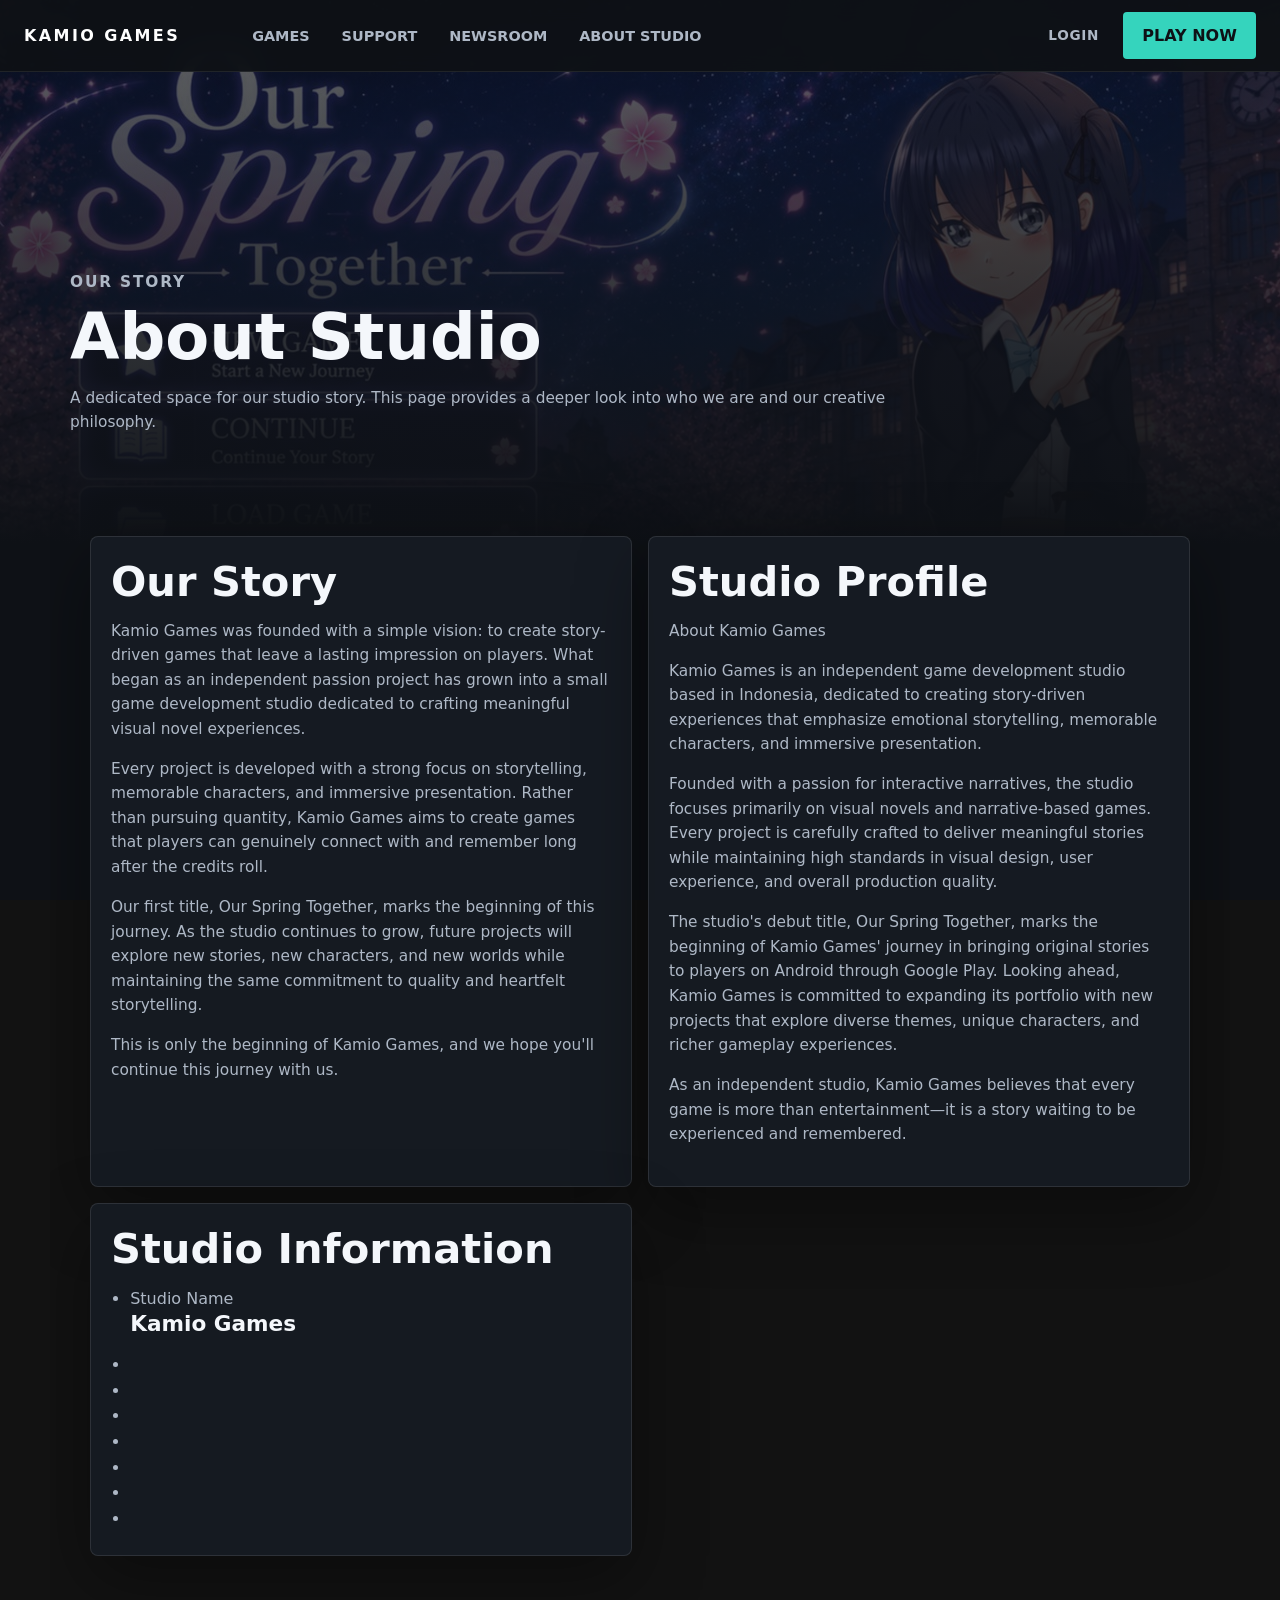
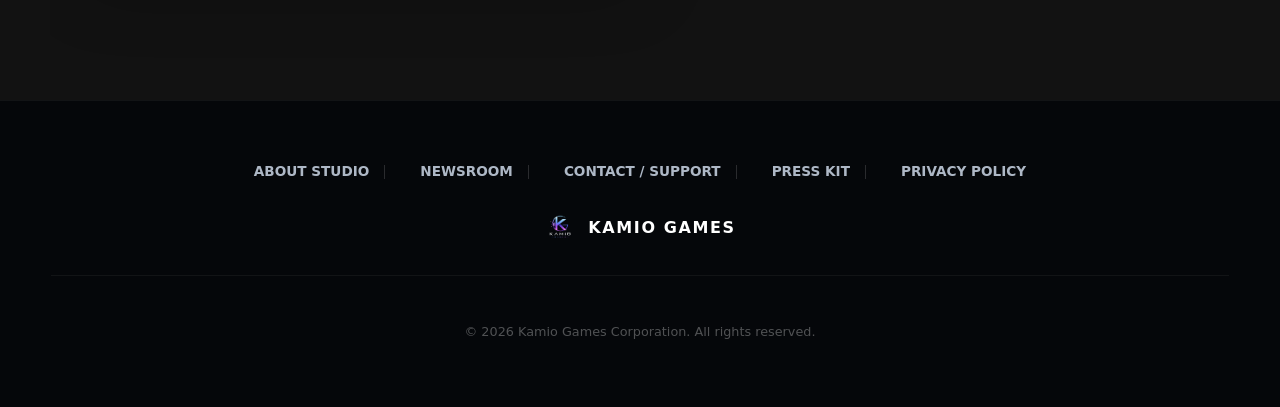
<file: Frontend/about.html>
<!doctype html>
<html lang="en">
  <head>
    <meta charset="UTF-8" />
    <meta name="viewport" content="width=device-width, initial-scale=1.0" />
    <title>About Studio - Kamio Games</title>
    <link rel="stylesheet" href="styles.css?v=4" />
    <link rel="icon" type="image/png" href="Asset/Kamio-games-logo.png" />
  </head>
  <body>
    <div id="header-placeholder"></div>

    <main class="inner-page">
      <section class="page-hero section-label" data-point="A">
        <p class="eyebrow">Our Story</p>
        <h1>About Studio</h1>
        <p>
          A dedicated space for our studio story. This page provides a deeper
          look into who we are and our creative philosophy.
        </p>
      </section>

      <section class="content-grid">
        <article class="content-panel">
          <h2>Our Story</h2>
          <p>
           Kamio Games was founded with a simple vision: to create story-driven games that leave a lasting impression on players. What began as an independent passion project has grown into a small game development studio dedicated to crafting meaningful visual novel experiences.
          </p>
          <p>
           Every project is developed with a strong focus on storytelling, memorable characters, and immersive presentation. Rather than pursuing quantity, Kamio Games aims to create games that players can genuinely connect with and remember long after the credits roll.
          </p>
          <p>
           Our first title, Our Spring Together, marks the beginning of this journey. As the studio continues to grow, future projects will explore new stories, new characters, and new worlds while maintaining the same commitment to quality and heartfelt storytelling.
          </p>
          <p>
           This is only the beginning of Kamio Games, and we hope you'll continue this journey with us.
          </p>
        </article>
        <article class="content-panel">
          <h2>Studio Profile</h2>
          <p>
          About Kamio Games
          </p>
          <p>
          Kamio Games is an independent game development studio based in Indonesia, dedicated to creating story-driven experiences that emphasize emotional storytelling, memorable characters, and immersive presentation.
          </p>
          <p>
          Founded with a passion for interactive narratives, the studio focuses primarily on visual novels and narrative-based games. Every project is carefully crafted to deliver meaningful stories while maintaining high standards in visual design, user experience, and overall production quality.
          </p>
          <p>
          The studio's debut title, Our Spring Together, marks the beginning of Kamio Games' journey in bringing original stories to players on Android through Google Play. Looking ahead, Kamio Games is committed to expanding its portfolio with new projects that explore diverse themes, unique characters, and richer gameplay experiences.
          </p>
          <p>
          As an independent studio, Kamio Games believes that every game is more than entertainment—it is a story waiting to be experienced and remembered.
          </p>
        </article>
        <article class="content-panel">
          <h2>Studio Information</h2>
          <ul>
            <li>
              Studio Name
            </li>
            <h3>Kamio Games</h3>
          </ul>
          <ul>
            <li>

            </li>
          </ul>
          <ul>
            <li>

            </li>
          </ul>
          <ul>
            <li>

            </li>
          </ul>
          <ul>
            <li>

            </li>
          </ul>
          <ul>
            <li>

            </li>
          </ul>
          <ul>
            <li>

            </li>
          </ul>
          <ul>
            <li>

            </li>
          </ul>
        </article>
      </section>
    </main>

    <footer class="site-footer portal-footer">
      <div class="footer-top-nexon">
        <div class="footer-brand-nexon">
          <img
            class="footer-logo"
            src="Asset/Kamio-games-logo.png"
            alt="Kamio Games"
          />
          <span>KAMIO GAMES</span>
        </div>
        <nav class="footer-links-nexon" aria-label="Footer navigation">
          <a href="about.html">About Studio</a>
          <a href="devlog.html">Newsroom</a>
          <a href="contact.html">Contact / Support</a>
          <a href="press-kit.html">Press Kit</a>
          <a href="privacy.html">Privacy Policy</a>
        </nav>
      </div>
      <div class="footer-bottom-nexon">
        <p>&copy; 2026 Kamio Games Corporation. All rights reserved.</p>
      </div>
    </footer>
    <script src="popup.js"></script>
    <script src="portal.js"></script>
  </body>
</html>
</file>
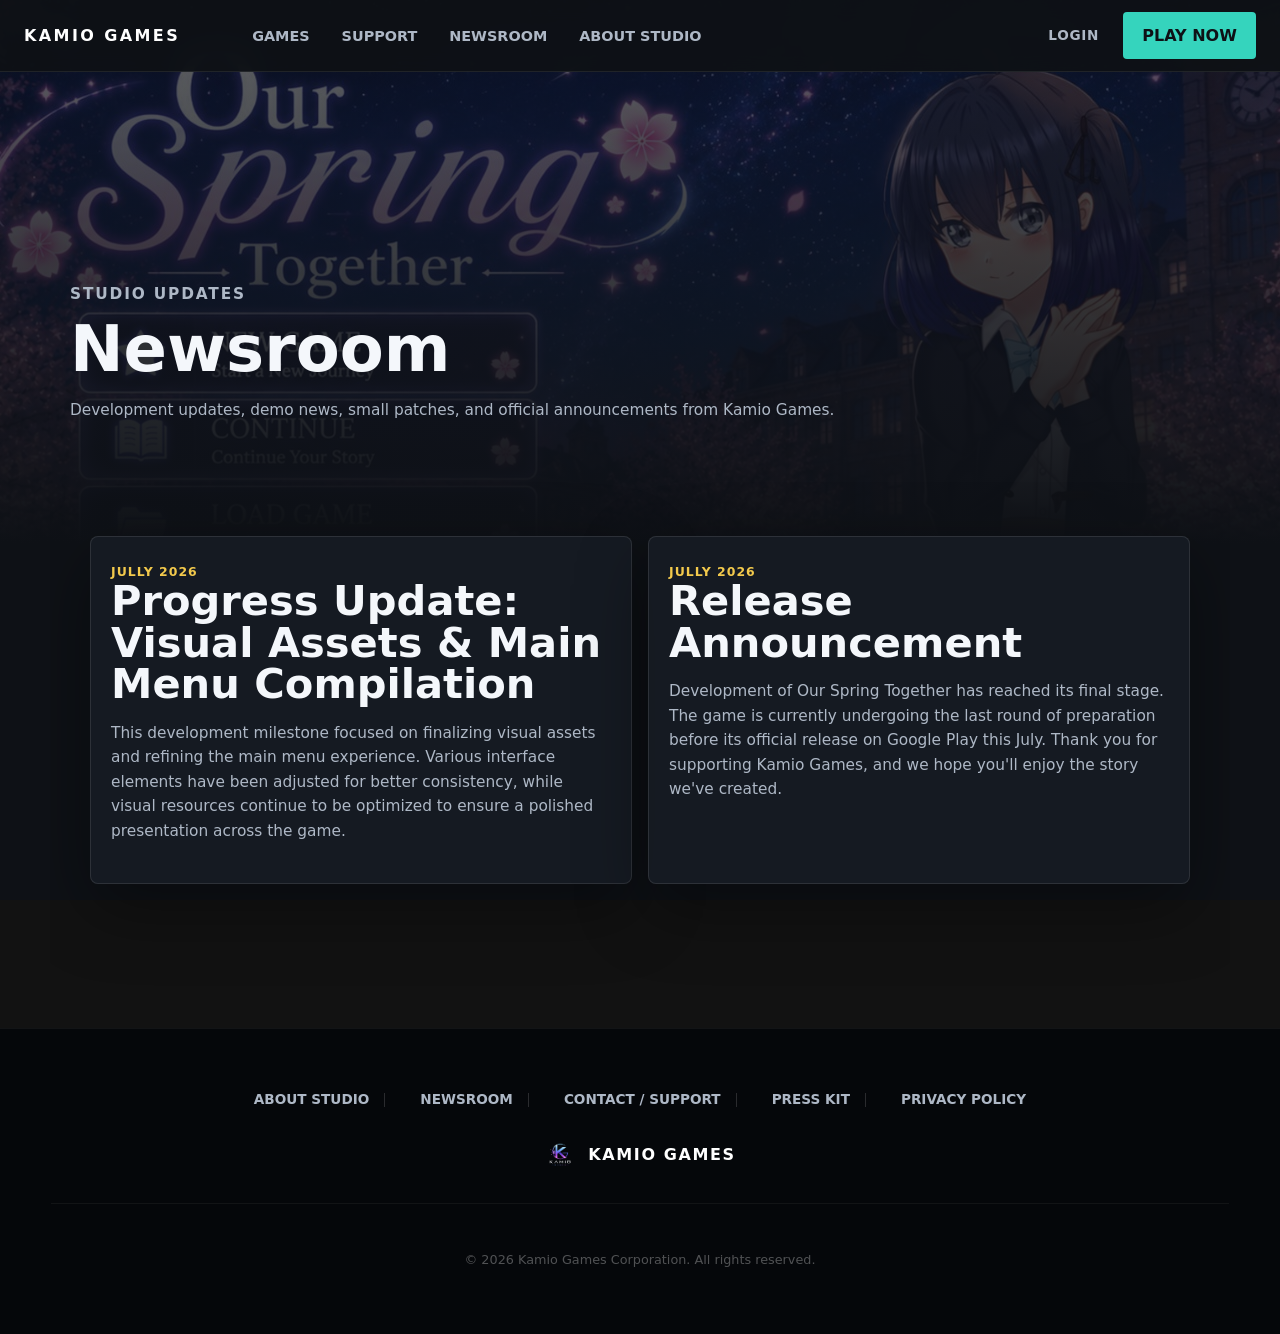
<file: Frontend/devlog.html>
<!doctype html>
<html lang="en">
  <head>
    <meta charset="UTF-8" />
    <meta name="viewport" content="width=device-width, initial-scale=1.0" />
    <title>Devlog - Kamio Games</title>
    <link rel="stylesheet" href="styles.css?v=3" />
    <link rel="icon" type="image/png" href="Asset/Kamio-games-logo.png" />
  </head>
  <body>
    <div id="header-placeholder"></div>

    <main class="inner-page">
      <section class="page-hero section-label" data-point="B">
        <p class="eyebrow">Studio Updates</p>
        <h1>Newsroom</h1>
        <p>
          Development updates, demo news, small patches, and official
          announcements from Kamio Games.
        </p>
      </section>

      <section class="post-list content-grid">
        <article class="content-panel">
          <span class="eyebrow">Jully 2026</span>
          <h2>Progress Update: Visual Assets & Main Menu Compilation</h2>
          <p>
            This development milestone focused on finalizing visual assets and refining the main menu experience. Various interface elements have been adjusted for better consistency, while visual resources continue to be optimized to ensure a polished presentation across the game.
          </p>
        </article>

        <article class="content-panel">
          <span class="eyebrow">Jully 2026</span>
          <h2>Release Announcement</h2>
          <p>
            Development of Our Spring Together has reached its final stage. The game is currently undergoing the last round of preparation before its official release on Google Play this July. Thank you for supporting Kamio Games, and we hope you'll enjoy the story we've created.
          </p>
        </article>
      </section>
    </main>

    <footer class="site-footer portal-footer">
      <div class="footer-top-nexon">
        <div class="footer-brand-nexon">
          <img
            class="footer-logo"
            src="Asset/Kamio-games-logo.png"
            alt="Kamio Games"
          />
          <span>KAMIO GAMES</span>
        </div>
        <nav class="footer-links-nexon" aria-label="Footer navigation">
          <a href="about.html">About Studio</a>
          <a href="devlog.html">Newsroom</a>
          <a href="contact.html">Contact / Support</a>
          <a href="press-kit.html">Press Kit</a>
          <a href="privacy.html">Privacy Policy</a>
        </nav>
      </div>
      <div class="footer-bottom-nexon">
        <p>&copy; 2026 Kamio Games Corporation. All rights reserved.</p>
      </div>
    </footer>
    <script src="popup.js"></script>
    <script src="portal.js"></script>
  </body>
</html>
</file>
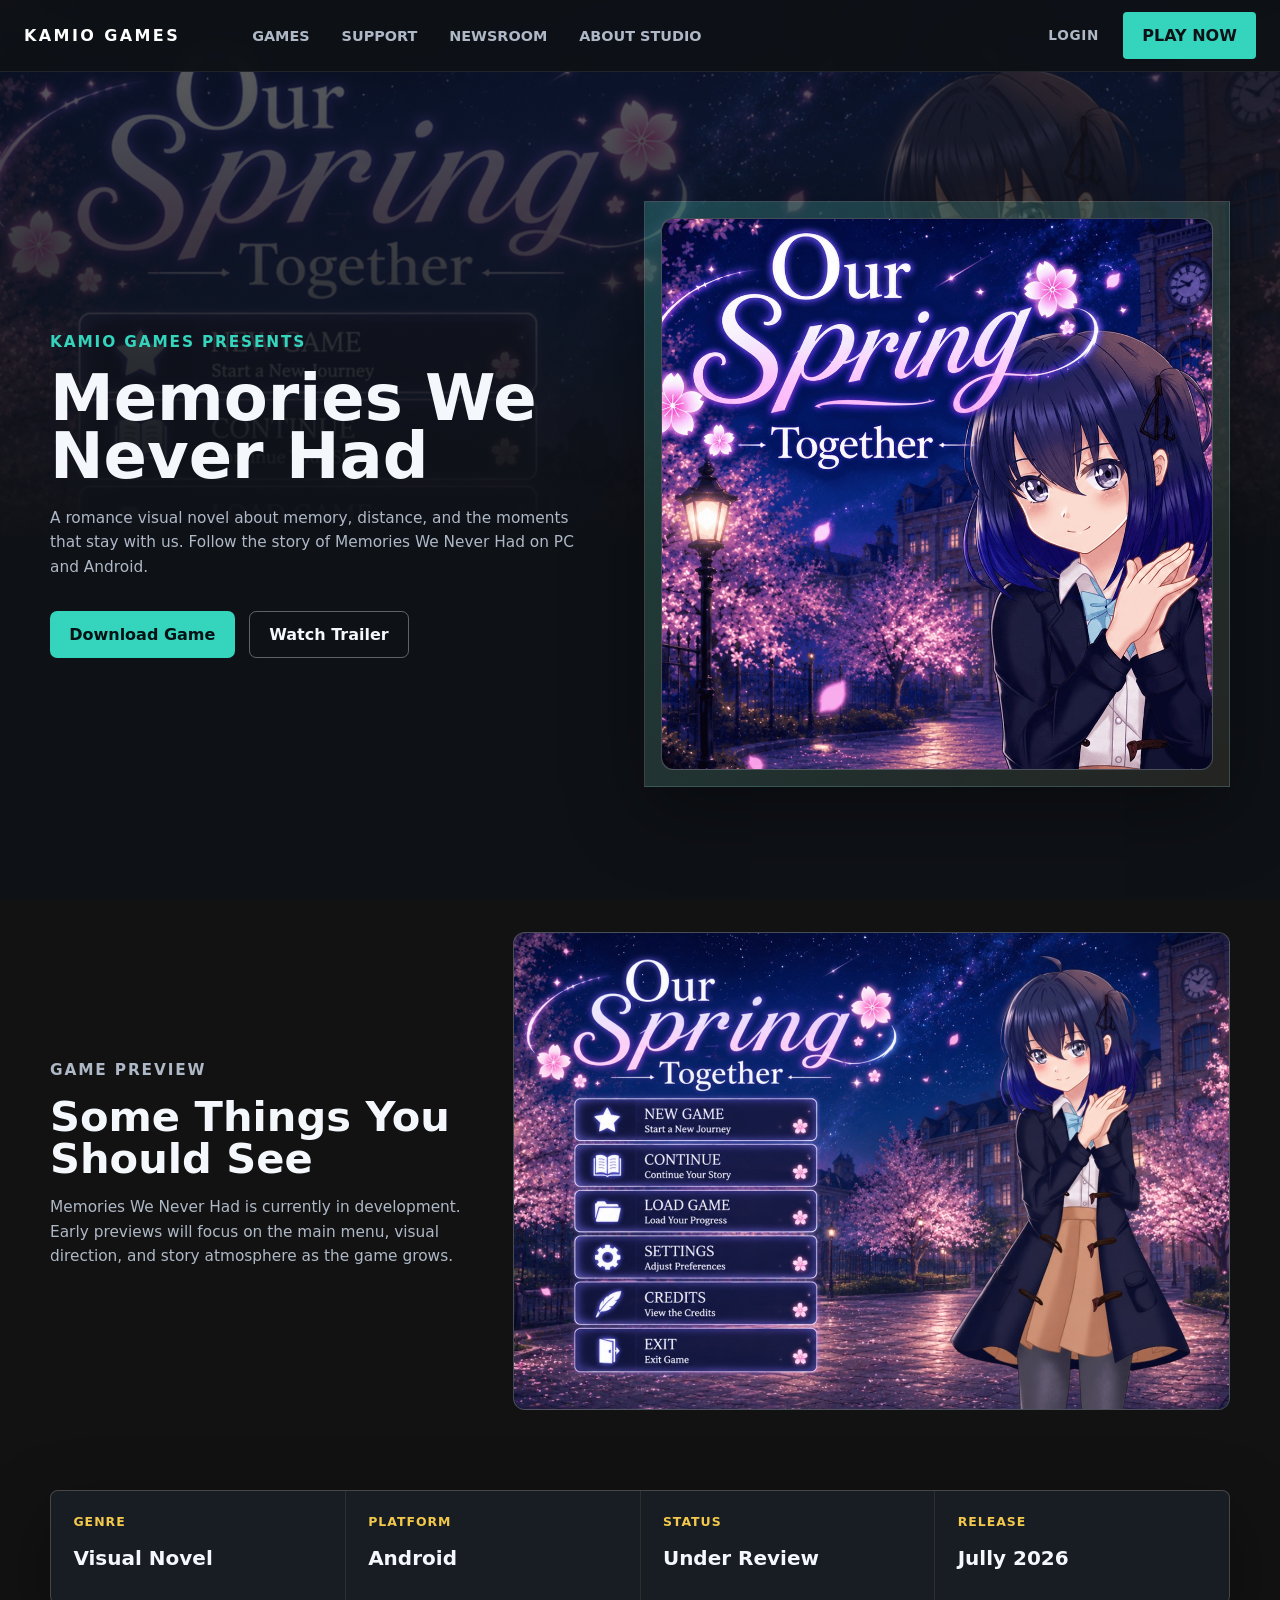
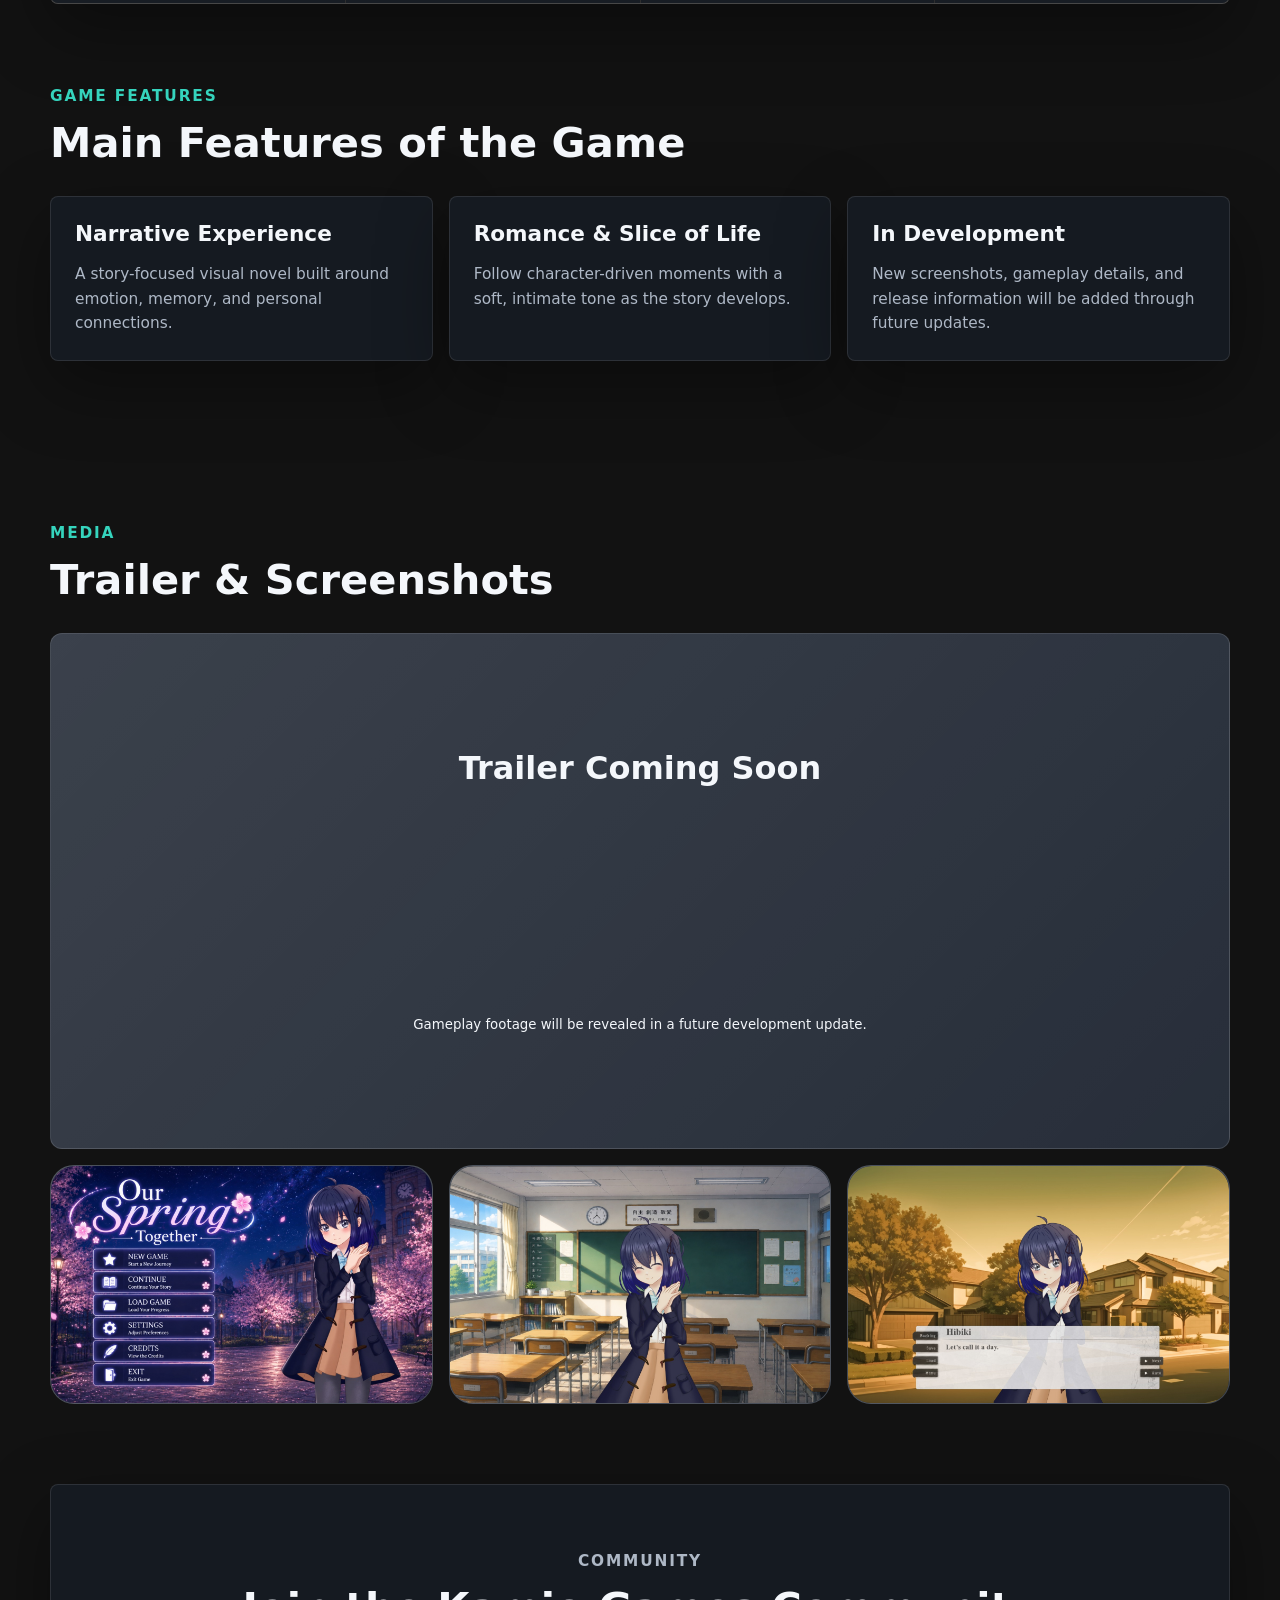
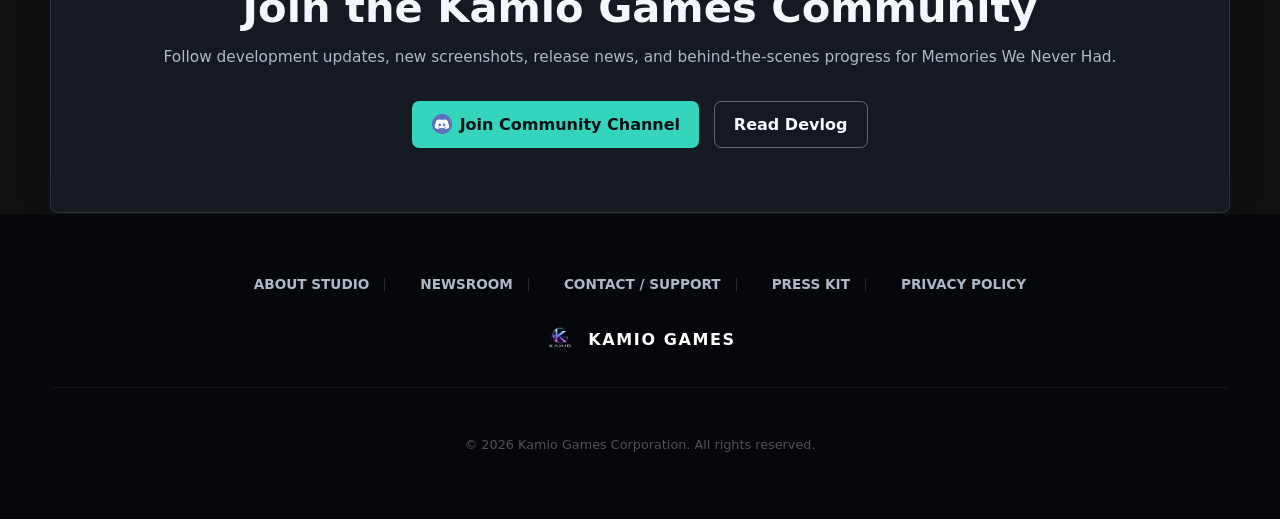
<file: Frontend/mwh.html>
<!doctype html>
<html lang="en">
  <head>
    <meta charset="UTF-8" />
    <meta name="viewport" content="width=device-width, initial-scale=1.0" />
    <title>Kamio Games - Memories We Never Had</title>
    <link rel="stylesheet" href="styles.css?v=3" />
    <link rel="icon" type="image/png" href="Asset/Kamio-games-logo.png" />
  </head>
  <body>
    <div id="header-placeholder"></div>

    <main>
      <section class="hero section-label" data-point="1">
        <div class="hero-copy">
          <p class="eyebrow">Kamio Games Presents</p>
          <h1>Memories We Never Had</h1>
          <p class="hero-text">
            A romance visual novel about memory, distance, and the moments that
            stay with us. Follow the story of Memories We Never Had on PC and
            Android.
          </p>
          <div class="hero-actions">
            <a class="primary-button" href="download.html">Download Game</a>
            <a class="secondary-button" href="#trailer">Watch Trailer</a>
          </div>
        </div>

        <div class="hero-art" aria-label="Our Spring Together key art">
          <div class="art-frame">
            <img src="Asset/icon-new.jpeg" alt="Our Spring Together Key Art" class="frame-image" />
          </div>
        </div>
      </section>

      <section class="preview-section section-label" data-point="2">
        <div class="preview-copy">
          <p class="eyebrow">Game preview</p>
          <h2>Some Things You Should See</h2>
          <p>
            Memories We Never Had is currently in development. Early previews
            will focus on the main menu, visual direction, and story atmosphere
            as the game grows.
          </p>
        </div>
        <div class="preview-window image-preview">
          <img
            src="Asset/s1.jpeg"
            alt="Main Menu"
            class="lightbox-img"
          />
        </div>
      </section>

      <section class="game-strip section-label" data-point="3">
        <article>
          <span>Genre</span>
          <strong>Visual Novel</strong>
        </article>
        <article>
          <span>Platform</span>
          <strong>Android</strong>
        </article>
        <article>
          <span>Status</span>
          <strong>Under Review</strong>
        </article>
        <article>
          <span>Release</span>
          <strong>Jully 2026</strong>
        </article>
      </section>

      <section class="game-overview section-label" data-point="4">
        <div class="section-heading">
          <p class="eyebrow">Game Features</p>
          <h2>Main Features of the Game</h2>
        </div>
        <div class="feature-cards">
          <article>
            <h3>Narrative Experience</h3>
            <p>
              A story-focused visual novel built around emotion, memory, and
              personal connections.
            </p>
          </article>
          <article>
            <h3>Romance & Slice of Life</h3>
            <p>
              Follow character-driven moments with a soft, intimate tone as the
              story develops.
            </p>
          </article>
          <article>
            <h3>In Development</h3>
            <p>
              New screenshots, gameplay details, and release information will be
              added through future updates.
            </p>
          </article>
        </div>
      </section>

      <section class="media-section section-label" data-point="5">
        <div class="section-heading">
          <p class="eyebrow">Media</p>
          <h2>Trailer & Screenshots</h2>
        </div>
        <div id="trailer" class="trailer-card">
          <span>Trailer Coming Soon</span>
          <small
            >Gameplay footage will be revealed in a future development
            update.</small
          >
        </div>
        <div class="screenshot-row">
          <div>
            <img
              src="Asset/s1.jpeg"
              alt="Main Menu"
              class="lightbox-img"
            />
            />
          </div>
          <div>
             <img
              src="Asset/s2.jpeg"
              alt="Visual Alur"
              class="lightbox-img"
              >
          </div>
          <div>
             <img
              src="Asset/s3.jpeg"
              alt="Visual Alur"
              class="lightbox-img"
              >
          </div>
        </div>
      </section>

      <section id="download" class="final-cta section-label" data-point="6">
        <p class="eyebrow">Community</p>
        <h2>Join the Kamio Games Community</h2>
        <p>
          Follow development updates, new screenshots, release news, and
          behind-the-scenes progress for Memories We Never Had.
        </p>

        <div class="hero-actions">
          <a
            class="primary-button"
            href="https://whatsapp.com/channel/0029Vb9AA6ClyPtbNqarS90K"
            target="_blank"
            rel="noreferrer"
            style="display: inline-flex; align-items: center; gap: 0.5rem"
          >
            <img
              src="Asset/discord.png"
              alt="Community"
              style="height: 1.25rem; width: auto"
            />
            <span>Join Community Channel</span>
          </a>
          <a class="secondary-button" href="devlog.html">Read Devlog</a>
        </div>
      </section>
    </main>

    <footer class="site-footer portal-footer section-label" data-point="7">
      <div class="footer-top-nexon">
        <div class="footer-brand-nexon">
          <img
            class="footer-logo"
            src="Asset/Kamio-games-logo.png"
            alt="Kamio Games"
          />
          <span>KAMIO GAMES</span>
        </div>
        <nav class="footer-links-nexon" aria-label="Footer navigation">
          <a href="about.html">About Studio</a>
          <a href="devlog.html">Newsroom</a>
          <a href="contact.html">Contact / Support</a>
          <a href="press-kit.html">Press Kit</a>
          <a href="privacy.html">Privacy Policy</a>
        </nav>
      </div>
      <div class="footer-bottom-nexon">
        <p>&copy; 2026 Kamio Games Corporation. All rights reserved.</p>
      </div>
    </footer>
    <script src="lightbox.js"></script>
    <script src="popup.js"></script>
    <script src="portal.js"></script>
  </body>
</html>
</file>
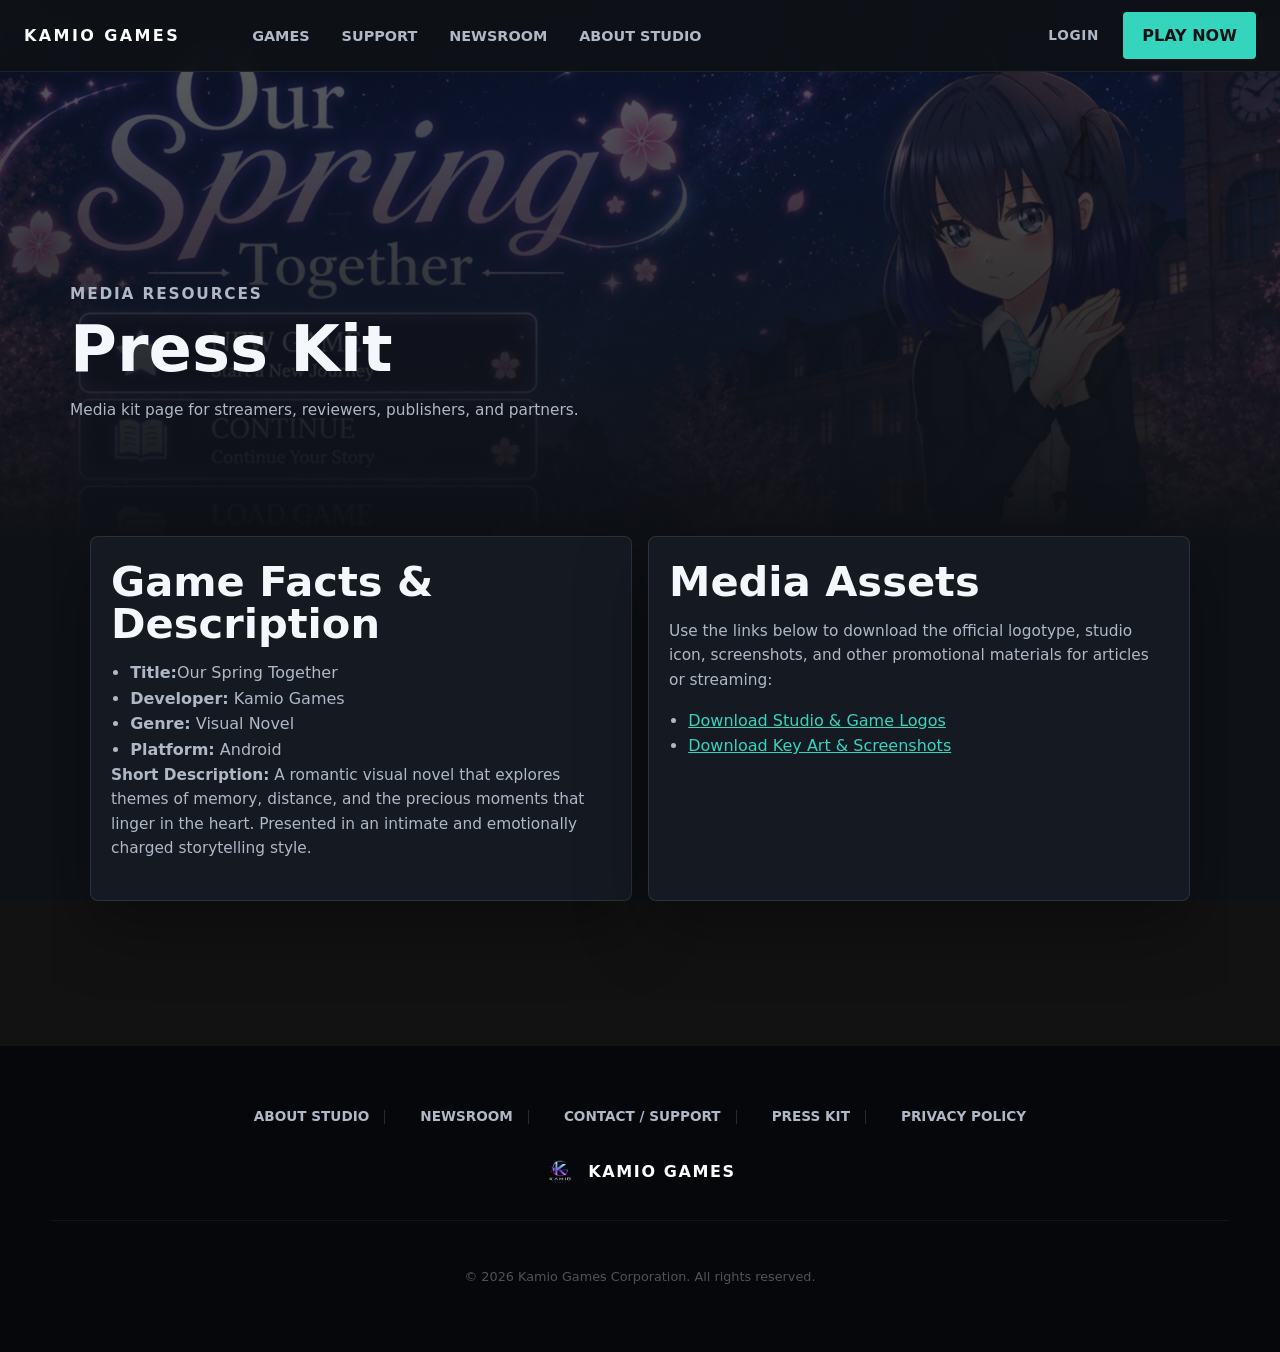
<file: Frontend/press-kit.html>
<!doctype html>
<html lang="en">
  <head>
    <meta charset="UTF-8" />
    <meta name="viewport" content="width=device-width, initial-scale=1.0" />
    <title>Press Kit - Kamio Games</title>
    <link rel="stylesheet" href="styles.css?v=3" />
    <link rel="icon" type="image/png" href="Asset/Kamio-games-logo.png" />
  </head>
  <body>
    <div id="header-placeholder"></div>

    <main class="inner-page">
      <section class="page-hero section-label" data-point="D">
        <p class="eyebrow">Media Resources</p>
        <h1>Press Kit</h1>
        <p>
          Media kit page for streamers, reviewers, publishers, and partners.
        </p>
      </section>

      <section class="content-grid">
        <article class="content-panel">
          <h2>Game Facts & Description</h2>
          <ul>
            <li><strong>Title:</strong>Our Spring Together</li>
            <li><strong>Developer:</strong> Kamio Games</li>
            <li>
              <strong>Genre:</strong> Visual Novel
            </li>
            <li><strong>Platform:</strong> Android</li>
          </ul>
          <p>
            <strong>Short Description:</strong> A romantic visual novel that
            explores themes of memory, distance, and the precious moments that
            linger in the heart. Presented in an intimate and emotionally
            charged storytelling style.
          </p>
        </article>
        <article class="content-panel">
          <h2>Media Assets</h2>
          <p>
            Use the links below to download the official logotype, studio icon,
            screenshots, and other promotional materials for articles or
            streaming:
          </p>
          <ul>
            <li>
              <a
                href="Asset/Kamio-games-logo.png"
                target="_blank"
                class="accent-link"
                >Download Studio & Game Logos</a
              >
            </li>
            <li>
              <a href="Asset/main-menu.jpeg" target="_blank" class="accent-link"
                >Download Key Art & Screenshots</a
              >
            </li>
          </ul>
        </article>
      </section>
    </main>

    <footer class="site-footer portal-footer">
      <div class="footer-top-nexon">
        <div class="footer-brand-nexon">
          <img
            class="footer-logo"
            src="Asset/Kamio-games-logo.png"
            alt="Kamio Games"
          />
          <span>KAMIO GAMES</span>
        </div>
        <nav class="footer-links-nexon" aria-label="Footer navigation">
          <a href="about.html">About Studio</a>
          <a href="devlog.html">Newsroom</a>
          <a href="contact.html">Contact / Support</a>
          <a href="press-kit.html">Press Kit</a>
          <a href="privacy.html">Privacy Policy</a>
        </nav>
      </div>
      <div class="footer-bottom-nexon">
        <p>&copy; 2026 Kamio Games Corporation. All rights reserved.</p>
      </div>
    </footer>
    <script src="popup.js"></script>
    <script src="portal.js"></script>
  </body>
</html>
</file>
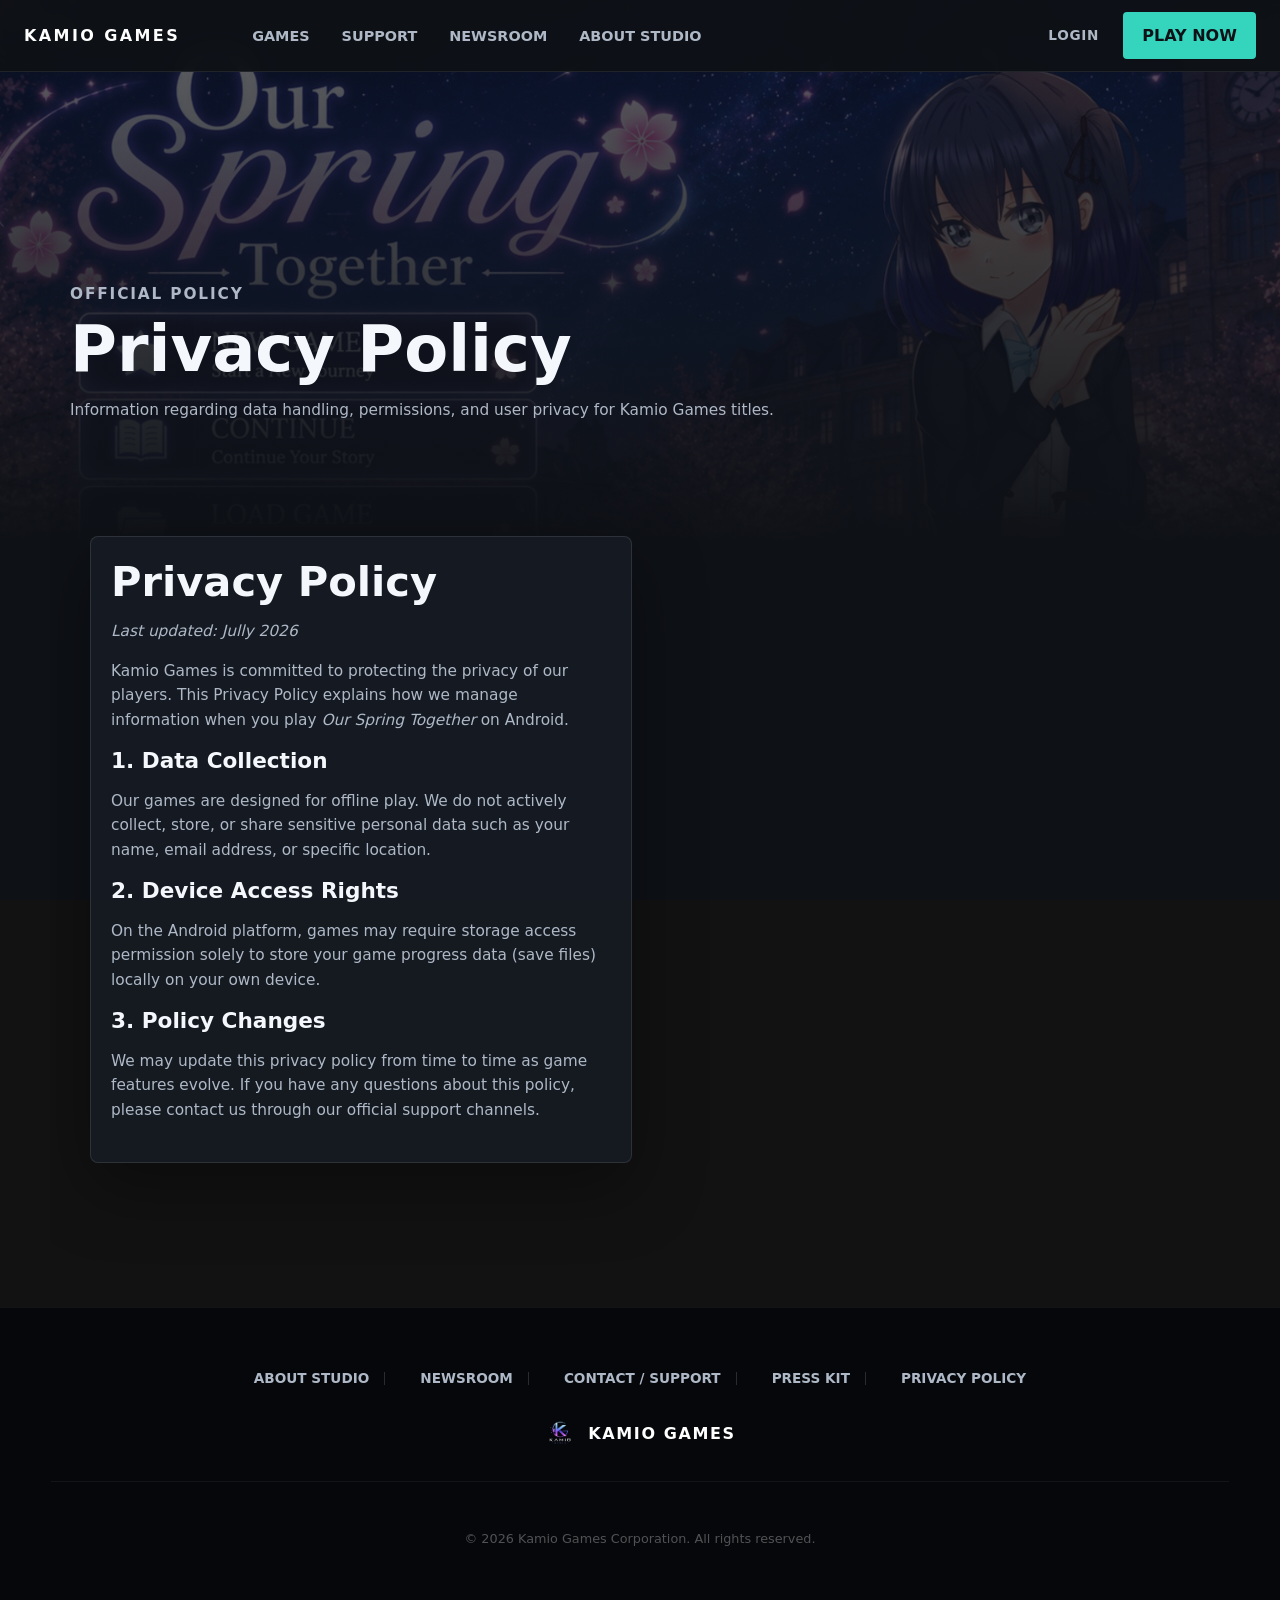
<file: Frontend/privacy.html>
<!doctype html>
<html lang="en">
  <head>
    <meta charset="UTF-8" />
    <meta name="viewport" content="width=device-width, initial-scale=1.0" />
    <title>Privacy Policy - Kamio Games</title>
    <link rel="stylesheet" href="styles.css?v=3" />
    <link rel="icon" type="image/png" href="Asset/Kamio-games-logo.png" />
  </head>
  <body>
    <div id="header-placeholder"></div>

    <main class="inner-page">
      <section class="page-hero section-label" data-point="E">
        <p class="eyebrow">Official Policy</p>
        <h1>Privacy Policy</h1>
        <p>
          Information regarding data handling, permissions, and user privacy for
          Kamio Games titles.
        </p>
      </section>

      <section class="content-grid">
        <article class="content-panel legal-copy">
          <h2>Privacy Policy</h2>
          <p><em>Last updated: Jully 2026</em></p>
          <p>
            Kamio Games is committed to protecting the privacy of our players.
            This Privacy Policy explains how we manage information when you play
            <em>Our Spring Together</em> on Android.
          </p>

          <h3>1. Data Collection</h3>
          <p>
            Our games are designed for offline play. We do not actively collect,
            store, or share sensitive personal data such as your name, email
            address, or specific location.
          </p>
          <h3>2. Device Access Rights</h3>
          <p>
            On the Android platform, games may require storage access permission
            solely to store your game progress data (save files) locally on your
            own device.
          </p>
          <h3>3. Policy Changes</h3>
          <p>
            We may update this privacy policy from time to time as game features
            evolve. If you have any questions about this policy, please contact
            us through our official support channels.
          </p>
        </article>
      </section>
    </main>

    <footer class="site-footer portal-footer">
      <div class="footer-top-nexon">
        <div class="footer-brand-nexon">
          <img
            class="footer-logo"
            src="Asset/Kamio-games-logo.png"
            alt="Kamio Games"
          />
          <span>KAMIO GAMES</span>
        </div>
        <nav class="footer-links-nexon" aria-label="Footer navigation">
          <a href="about.html">About Studio</a>
          <a href="devlog.html">Newsroom</a>
          <a href="contact.html">Contact / Support</a>
          <a href="press-kit.html">Press Kit</a>
          <a href="privacy.html">Privacy Policy</a>
        </nav>
      </div>
      <div class="footer-bottom-nexon">
        <p>&copy; 2026 Kamio Games Corporation. All rights reserved.</p>
      </div>
    </footer>
    <script src="popup.js"></script>
    <script src="portal.js"></script>
  </body>
</html>
</file>
<file: Frontend/styles.css>
:root {
  color-scheme: dark;
  --bg: #0e1116;
  --bg-soft: #171c24;
  --bg-panel: #202733;
  --line: #343d4c;
  --text: #f4f7fb;
  --muted: #aeb8c6;
  --accent: #35d4bd;
  --accent-2: #f2c94c;
  --danger: #ff647c;
  --shadow: 0 24px 70px rgba(0, 0, 0, 0.36);
  --pad: clamp(1rem, 4vw, 4rem);
}

* {
  box-sizing: border-box;
}

html {
  scroll-behavior: smooth;
}

body {
  margin: 0;
  background:
    linear-gradient(180deg, rgba(14, 17, 22, 0.65), #0e1116 34rem),
    url("Asset/s1.jpeg");
  background-attachment: fixed;
  background-position: center top;
  background-size: cover;
  color: var(--text);
  font-family:
    Inter,
    ui-sans-serif,
    system-ui,
    -apple-system,
    BlinkMacSystemFont,
    "Segoe UI",
    sans-serif;
}

a {
  color: inherit;
  text-decoration: none;
}

.site-header {
  display: flex;
  align-items: center;
  gap: 2.5rem;
  padding: 0 2rem;
  height: 4.5rem;
  background: rgba(14, 17, 22, 0.95);
  border-bottom: 1px solid rgba(255, 255, 255, 0.08);
  position: sticky;
  top: 0;
  z-index: 100;
}

.brand {
  display: flex;
  align-items: center;
  gap: 0.7rem;
  font-weight: 800;
}

.brand-mark {
  display: grid;
  width: 2rem;
  height: 2rem;
  place-items: center;
  background: linear-gradient(135deg, var(--accent), #3868ff);
  border-radius: 0.4rem;
  color: #081015;
  font-weight: 900;
}

.main-nav,
.site-footer nav {
  display: flex;
  flex-wrap: wrap;
  gap: 1.25rem;
  color: var(--muted);
  font-size: 0.92rem;
}

.main-nav {
  display: flex;
  gap: 2rem;
  margin-right: auto;
}

.main-nav a {
  color: var(--muted);
  font-size: 0.9rem;
  transition: color 0.2s;
}

.main-nav a:hover,
.site-footer a:hover {
  color: #fff;
}

.header-cta,
.primary-button,
.secondary-button {
  display: inline-flex;
  align-items: center;
  justify-content: center;
  min-height: 2.9rem;
  padding: 0 1.2rem;
  border-radius: 0.45rem;
  font-weight: 800;
}

.header-cta,
.primary-button {
  background: var(--accent);
  color: #061114;
}

.secondary-button {
  border: 1px solid rgba(255, 255, 255, 0.34);
  color: var(--text);
}

main {
  overflow: hidden;
}

.hero,
.preview-section,
.game-strip,
.game-overview,
.media-section,
.devlog,
.about,
.final-cta,
.inner-page {
  width: min(1180px, calc(100% - 2rem));
  margin: 0 auto;
}

.hero {
  display: grid;
  grid-template-columns: minmax(0, 0.95fr) minmax(20rem, 1.05fr);
  align-items: center;
  gap: 4rem;
  min-height: calc(100vh - 4.5rem);
  padding: 5rem 0 4rem;
}

.hero-copy {
  max-width: 38rem;
}

.eyebrow {
  margin: 0 0 0.85rem;
  color: var(--accent);
  font-size: 0.8rem;
  font-weight: 800;
  letter-spacing: 0.12em;
  text-transform: uppercase;
}

h1,
h2,
h3,
p {
  margin-top: 0;
}

h1 {
  margin-bottom: 1.2rem;
  font-size: clamp(3rem, 8vw, 6.8rem);
  line-height: 0.92;
}

h2 {
  margin-bottom: 1rem;
  font-size: clamp(2rem, 4vw, 3.4rem);
  line-height: 1;
}

h3 {
  margin-bottom: 1rem;
  font-size: 1.15rem;
}

.hero-text,
.preview-copy p,
.about p,
.post-list p,
.final-cta p,
.page-hero p,
.content-panel p {
  color: var(--muted);
  font-size: 1.08rem;
  line-height: 1.7;
}

.hero-actions {
  display: flex;
  flex-wrap: wrap;
  gap: 0.9rem;
  margin-top: 2rem;
}

.hero-art {
  min-height: 34rem;
  padding: 1rem;
  background:
    linear-gradient(135deg, rgba(53, 212, 189, 0.22), rgba(242, 201, 76, 0.06)),
    rgba(255, 255, 255, 0.04);
  border: 1px solid rgba(255, 255, 255, 0.12);
  box-shadow: var(--shadow);
}

.art-frame,
.preview-window,
.trailer-card,
.screenshot-row div {
  display: grid;
  place-items: center;
  background:
    linear-gradient(
      135deg,
      rgba(255, 255, 255, 0.12),
      rgba(255, 255, 255, 0.03)
    ),
    var(--bg-panel);
  border: 1px solid rgba(255, 255, 255, 0.12);
  border-radius: 12px;
  overflow: hidden;
  color: var(--text);
  text-align: center;
}

.art-frame {
  height: 100%;
  min-height: 32rem;
  align-content: center;
  gap: 0.7rem;
}

.art-frame span,
.preview-window span,
.trailer-card span {
  font-size: 2rem;
  font-weight: 900;
}

.art-frame small,
.preview-window small {
  max-width: 18rem;
  color: var(--muted);
  line-height: 1.5;
}

.section-heading {
  max-width: 44rem;
  margin-bottom: 2rem;
}

.preview-section {
  display: grid;
  grid-template-columns: minmax(0, 0.75fr) minmax(28rem, 1.25fr);
  align-items: center;
  gap: 2rem;
  padding: 2rem 0 5rem;
}

.preview-copy {
  max-width: 32rem;
}

.preview-window.image-preview {
  width: 100%;
  aspect-ratio: 3 / 2;
  max-height: 34rem;
  display: block;
  overflow: hidden;
}

.preview-window.image-preview img {
  width: 100%;
  height: 100%;
  object-fit: cover;
  object-position: center;
  display: block;
}

.game-strip {
  display: grid;
  grid-template-columns: repeat(4, minmax(0, 1fr));
  gap: 1px;
  overflow: hidden;
  background: rgba(255, 255, 255, 0.12);
  border: 1px solid rgba(255, 255, 255, 0.12);
  border-radius: 0.5rem;
  box-shadow: var(--shadow);
}

.game-strip article {
  display: grid;
  gap: 0.45rem;
  min-height: 7rem;
  padding: 1.4rem;
  background: rgba(23, 28, 36, 0.94);
}

.game-strip span {
  color: var(--accent-2);
  font-size: 0.78rem;
  font-weight: 800;
  letter-spacing: 0.08em;
  text-transform: uppercase;
}

.game-strip strong {
  font-size: 1.25rem;
}

.game-overview,
.media-section,
.devlog,
.about,
.final-cta {
  padding: 5rem 0;
}

.game-grid,
.post-list,
.feature-cards,
.content-grid {
  display: grid;
  grid-template-columns: repeat(2, minmax(0, 1fr));
  gap: 1rem;
}

.info-panel,
.feature-panel,
.feature-cards article,
.post-list article,
.content-panel,
.about,
.final-cta {
  background: rgba(23, 28, 36, 0.9);
  border: 1px solid rgba(255, 255, 255, 0.1);
  border-radius: 0.5rem;
  box-shadow: var(--shadow);
}

.info-panel,
.feature-panel,
.feature-cards article,
.post-list article,
.content-panel {
  padding: 1.5rem;
}

dl,
dd {
  margin: 0;
}

dl {
  display: grid;
  gap: 1rem;
}

dt,
.post-list span {
  color: var(--accent-2);
  font-size: 0.78rem;
  font-weight: 800;
  letter-spacing: 0.08em;
  text-transform: uppercase;
}

dd,
.feature-panel li,
.content-panel li {
  color: var(--muted);
  line-height: 1.6;
}

.feature-panel ul,
.content-panel ul {
  margin: 0;
  padding-left: 1.2rem;
}

.feature-cards {
  grid-template-columns: repeat(3, minmax(0, 1fr));
}

.feature-cards p {
  margin-bottom: 0;
  color: var(--muted);
  line-height: 1.65;
}

.trailer-card {
  aspect-ratio: 16 / 7;
  margin-bottom: 1rem;
}

.screenshot-row {
  display: grid;
  grid-template-columns: repeat(3, minmax(0, 1fr));
  gap: 1rem;
}

.screenshot-row div {
  aspect-ratio: 16 / 10;
  color: var(--muted);
  font-weight: 800;
}

.about {
  display: grid;
  grid-template-columns: 0.8fr 1.2fr;
  gap: 2rem;
  padding: 2rem;
}

.final-cta {
  text-align: center;
  padding: 4rem 2rem;
}

.final-cta .hero-actions {
  justify-content: center;
}

.inner-page {
  padding: 5rem 0;
}

.page-hero {
  display: grid;
  align-content: center;
  min-height: 24rem;
  padding: 5rem 0 3rem;
}

.page-hero h1 {
  max-width: 56rem;
}

.page-hero p {
  max-width: 52rem;
}

.content-grid,
.post-list {
  margin-bottom: 4rem;
}

.legal-copy {
  max-width: 56rem;
}

.site-footer {
  display: grid;
  justify-items: center;
  gap: 1.4rem;
  padding: 3.5rem 1rem;
  background: #0b0d11;
  color: var(--muted);
  text-align: center;
}

.site-footer p {
  margin: 0;
  font-size: 0.86rem;
}

@media (max-width: 820px) {
  .site-header {
    grid-template-columns: 1fr auto;
    gap: 1rem;
    padding: 0.8rem 1rem;
  }

  .main-nav {
    grid-column: 1 / -1;
    justify-content: flex-start;
    order: 3;
  }

  .hero,
  .preview-section,
  .game-strip,
  .game-grid,
  .post-list,
  .about,
  .feature-cards,
  .content-grid {
    grid-template-columns: 1fr;
  }

  .hero {
    gap: 2rem;
    min-height: auto;
    padding-top: 4rem;
  }

  .hero-art,
  .art-frame {
    min-height: 22rem;
  }
}

.screenshot-row {
  display: grid;
  grid-template-columns: repeat(3, minmax(0, 1fr));
  gap: 1rem;
}

.screenshot-row div {
  aspect-ratio: 16 / 10;
  color: var(--muted);
  font-weight: 800;
  border-radius: 24px;
  overflow: hidden;
  border: 1px solid rgba(255, 255, 255, 0.12);
}

.screenshot-row img {
  width: 100%;
  height: auto;
  aspect-ratio: 16 / 10;
  object-fit: cover;
  display: block;
  border-radius: 24px;
  transition: transform 0.3s ease;
  cursor: pointer;
}

.screenshot-row img:hover {
  transform: scale(1.04);
}

.section-label::before,
.hero.section-label::before {
  top: 1rem;
}

.download-page {
  background:
    linear-gradient(180deg, rgba(14, 17, 22, 0.35), rgba(14, 17, 22, 0.96)),
    url("Asset/main-menu.jpeg");
  background-position: center;
  background-size: cover;
  background-attachment: fixed;
}

.download-hero {
  display: grid;
  place-items: center;
  min-height: calc(100vh - 4.5rem);
  padding: 4rem 1rem;
  text-align: center;
}

.download-hero-content {
  width: min(920px, 100%);
}

.download-hero p {
  max-width: 42rem;
  margin-left: auto;
  margin-right: auto;
  color: var(--muted);
  font-size: 1.08rem;
  line-height: 1.7;
}

.download-actions {
  display: flex;
  flex-wrap: wrap;
  gap: 1rem;
  margin-top: 2rem;
}

.download-actions-center {
  justify-content: center;
}

.download-button {
  display: inline-flex;
  align-items: center;
  gap: 0.75rem;
  min-width: 18rem;
  min-height: 5.6rem;
  padding: 1rem 1.4rem;
  border-radius: 0.45rem;
  font-weight: 900;
  text-transform: uppercase;
  box-shadow: 0 18px 45px rgba(0, 0, 0, 0.32);
  transition:
    transform 0.2s ease,
    box-shadow 0.2s ease,
    filter 0.2s ease;
}

.download-button:hover {
  transform: translateY(-3px);
  box-shadow: 0 24px 55px rgba(0, 0, 0, 0.42);
  filter: brightness(1.04);
}

.download-button strong {
  display: block;
  font-size: 1.1rem;
  line-height: 1.1;
  letter-spacing: 0.04em;
}

.download-button small {
  display: block;
  margin-top: 0.25rem;
  font-size: 0.78rem;
  color: rgba(255, 255, 255, 0.72);
  text-transform: none;
}

.download-icon {
  display: grid;
  place-items: center;
  width: 2.4rem;
  height: 2.4rem;
  flex: 0 0 auto;
  border-radius: 0.35rem;
  background: rgba(0, 0, 0, 0.22);
  color: #ffffff;
  font-size: 0.85rem;
  font-weight: 950;
}

.download-icon img {
  width: 1.65rem;
  height: 1.65rem;
  object-fit: contain;
}

.android-download {
  background: #35d4bd;
  color: #061114;
}

.android-download small {
  color: rgba(6, 17, 20, 0.72);
}

.android-download .download-icon {
  background: rgba(6, 17, 20, 0.16);
  color: #061114;
}

.windows-download {
  background: #f2c94c;
  color: #12100a;
}

.windows-download small {
  color: rgba(18, 16, 10, 0.72);
}

.windows-download .download-icon {
  background: rgba(18, 16, 10, 0.16);
  color: #12100a;
}

.download-section {
  width: min(1180px, calc(100% - 2rem));
  margin: 0 auto;
  padding: 5rem 2rem;
  text-align: center;
  background:
    linear-gradient(180deg, rgba(14, 17, 22, 0.74), rgba(14, 17, 22, 0.92)),
    url("main-menu.jpeg");
  background-position: center;
  background-size: cover;
  border: 1px solid rgba(255, 255, 255, 0.12);
  border-radius: 0.5rem;
  box-shadow: var(--shadow);
}

.download-section p {
  max-width: 42rem;
  margin-left: auto;
  margin-right: auto;
  color: var(--muted);
}

@media (max-width: 620px) {
  .download-actions {
    flex-direction: column;
  }

  .download-button {
    width: 100%;
    min-width: 0;
  }
}

.footer-logo {
  width: 2rem;
  height: 2rem;
  object-fit: cover;
  border-radius: 0.4rem;
}

.contact-body {
  background:
    linear-gradient(180deg, rgba(14, 17, 22, 0.85), rgba(14, 17, 22, 0.95)),
    url("Asset/main-menu.jpeg") center / cover fixed;
  color: var(--text);
}

.contact-copy h1 {
  color: #ffffff;
  text-shadow: 0 4px 10px rgba(0, 0, 0, 0.5);
}

.contact-copy p {
  color: var(--muted);
}

.contact-page {
  min-height: 100vh;
  display: grid;
  align-items: center;
  padding: 5rem 2rem;
  overflow: hidden;
}

.contact-page::before {
  content: "";
  position: fixed;
  inset: 0;
  pointer-events: none;
}

.contact-shell {
  position: relative;
  z-index: 1;
  width: min(1120px, 100%);
  margin: 0 auto;
  display: grid;
  grid-template-columns: minmax(18rem, 0.72fr) minmax(22rem, 1fr);
  gap: clamp(2rem, 6vw, 5rem);
  align-items: center;
}

.contact-copy {
  max-width: 30rem;
}

.contact-copy h1 {
  margin-bottom: 1.25rem;
  font-size: clamp(4.5rem, 10vw, 8.5rem);
  line-height: 0.86;
}

.contact-copy p:not(.eyebrow) {
  color: rgba(244, 247, 251, 0.74);
  font-size: 1.08rem;
  line-height: 1.8;
}

.contact-board {
  display: grid;
  gap: 1rem;
  padding: 1rem;
  border: 1px solid rgba(255, 255, 255, 0.12);
  border-radius: 0.5rem;
  background:
    linear-gradient(
      135deg,
      rgba(255, 255, 255, 0.1),
      rgba(255, 255, 255, 0.03)
    ),
    rgba(15, 20, 29, 0.66);
  box-shadow: var(--shadow);
  backdrop-filter: blur(18px);
}

.support-card,
.social-grid a {
  border: 1px solid rgba(255, 255, 255, 0.1);
  background: rgba(13, 18, 27, 0.76);
  transition:
    transform 0.2s ease,
    border-color 0.2s ease,
    background 0.2s ease;
}

.support-card:hover,
.social-grid a:hover {
  transform: translateY(-3px);
  border-color: rgba(53, 212, 189, 0.58);
  background: rgba(24, 34, 45, 0.86);
}

.support-card {
  display: grid;
  gap: 0.65rem;
  min-height: 13rem;
  padding: clamp(1.4rem, 4vw, 2rem);
  border-left: 0.32rem solid var(--accent);
}

.support-card span,
.social-grid span {
  color: var(--accent-2);
  font-size: 0.76rem;
  font-weight: 900;
  letter-spacing: 0.1em;
  text-transform: uppercase;
}

.support-card strong {
  color: var(--text);
  font-size: clamp(1.55rem, 4vw, 2.6rem);
  line-height: 1.05;
}

.support-card small {
  max-width: 28rem;
  color: rgba(244, 247, 251, 0.62);
  font-size: 0.98rem;
  line-height: 1.6;
}

.social-grid {
  display: grid;
  grid-template-columns: repeat(3, minmax(0, 1fr));
  gap: 1rem;
}

.social-grid a {
  display: grid;
  gap: 0.35rem;
  min-height: 8rem;
  align-content: end;
  padding: 1.1rem;
  border-radius: 0.4rem;
}

.social-grid strong {
  color: var(--text);
  font-size: 1.05rem;
}

@media (max-width: 820px) {
  .contact-page {
    min-height: auto;
    padding: 4rem 1rem;
  }

  .contact-shell {
    grid-template-columns: 1fr;
  }

  .contact-copy h1 {
    font-size: clamp(4rem, 20vw, 6rem);
  }

  .social-grid {
    grid-template-columns: 1fr;
  }
}

.home-page {
  background: #090c10;
  font-family: "Inter", sans-serif;
}

.global-navbar {
  background: rgba(14, 17, 22, 0.95) !important;
  border-bottom: 1px solid rgba(255, 255, 255, 0.08);
  backdrop-filter: blur(10px);
}

.brand-text {
  font-weight: 900 !important;
  letter-spacing: 0.15em;
  color: #fff;
}

.header-right-actions {
  display: flex;
  align-items: center;
  gap: 1.5rem;
}

.header-login {
  color: var(--muted);
  font-size: 0.85rem;
  font-weight: 700;
  letter-spacing: 0.05em;
  transition: color 0.2s;
}

.header-login:hover {
  color: #fff;
}

.portal-cta {
  background: var(--accent) !important;
  color: #0e1116;
  font-weight: 800 !important;
  border-radius: 4px !important;
  padding: 0.5rem 1.2rem !important;
}

.portal-hero {
  position: relative;
  height: 80vh;
  min-height: 500px;
  display: flex;
  align-items: center;
  padding: 0 var(--pad);
  background:
    linear-gradient(
      90deg,
      rgba(9, 12, 16, 0.95) 30%,
      rgba(9, 12, 16, 0.4) 100%
    ),
    url("Asset/main-menu.jpeg") no-repeat center top;
  background-size: cover;
  overflow: hidden;
}

.portal-hero-content {
  position: relative;
  z-index: 2;
  max-width: 600px;
}

.hero-tagline {
  color: var(--accent);
  font-weight: 800;
  letter-spacing: 0.2em;
  font-size: 0.9rem;
  margin-bottom: 0.5rem;
}

.hero-game-title {
  font-size: clamp(2.5rem, 5vw, 4rem);
  line-height: 1.1;
  font-weight: 900;
  margin: 0 0 1.5rem 0;
  color: #fff;
  text-shadow: 0 4px 20px rgba(0, 0, 0, 0.6);
}

.hero-game-desc {
  color: var(--muted);
  font-size: 1.1rem;
  line-height: 1.6;
  margin-bottom: 2rem;
}

.hero-portal-actions {
  display: flex;
  gap: 1rem;
  flex-wrap: wrap;
}

.btn-primary-nexon {
  background: #fff;
  color: #000;
  padding: 0.9rem 2rem;
  font-weight: 800;
  font-size: 0.95rem;
  border-radius: 4px;
  letter-spacing: 0.05em;
  transition:
    transform 0.2s,
    background-color 0.2s;
}

.btn-primary-nexon:hover {
  background: var(--accent);
  transform: translateY(-2px);
}

.btn-secondary-nexon {
  background: rgba(255, 255, 255, 0.1);
  color: #fff;
  padding: 0.9rem 2rem;
  font-weight: 700;
  font-size: 0.9rem;
  border-radius: 4px;
  backdrop-filter: blur(5px);
  border: 1px solid rgba(255, 255, 255, 0.2);
  transition: background 0.2s;
}

.btn-secondary-nexon:hover {
  background: rgba(255, 255, 255, 0.1);
}

.portal-games-grid-container {
  padding: 5rem var(--pad);
  max-width: 1300px;
  margin: 0 auto;
}

.section-header-nexon {
  display: flex;
  justify-content: space-between;
  align-items: center;
  border-bottom: 2px solid rgba(255, 255, 255, 0.5);
  padding-bottom: 1rem;
  margin-bottom: 2.5rem;
}

.section-header-nexon h2 {
  font-size: 1.75rem;
  font-weight: 900;
  letter-spacing: 0.05em;
  margin: 0;
}

.game-filters {
  display: flex;
  gap: 0.5rem;
}

.filter-btn {
  background: transparent;
  border: none;
  color: var(--muted);
  font-weight: 700;
  font-size: 0.85rem;
  cursor: pointer;
  letter-spacing: 0.05rem;
  transition: color 0.2s;
}

.filter-btn.active,
.filter-btn:hover {
  color: #fff;
  border-bottom: 2px solid #fff;
}

.games-grid-nexon {
  display: grid;
  grid-template-columns: repeat(auto-fill, minmax(320px, 1fr));
  gap: clamp(1.5rem, 3vw, 2.5rem);
}

.game-card-nexon {
  background: #13171f;
  border-radius: 8px;
  overflow: hidden;
  border: 1px solid rgba(255, 255, 255, 0.03);
  transition:
    transform 0.3s,
    box-shadow 0.3s;
}

.game-card-nexon:hover {
  transform: translateY(-6px);
  box-shadow: 0 15px 35px rgba(0, 0, 0, 0.5);
  border-color: rgba(53, 212, 189, 0.3);
}

.card-img-wrapper {
  position: relative;
  height: 200px;
  background: #1a202c;
  overflow: hidden;
}

.card-img-wrapper img {
  width: 100%;
  height: 100%;
  object-fit: cover;
  transition: transform 0.5s;
}

.game-card-nexon:hover .card-img-wrapper img {
  transform: scale(1.05);
}

.card-hover-overlay {
  position: absolute;
  top: 0;
  left: 0;
  width: 100%;
  height: 100%;
  background: rgba(9, 12, 16, 0.8);
  display: flex;
  align-items: center;
  justify-content: center;
  opacity: 0;
  transition: opacity 0.25s;
}

.card-img-wrapper:hover .card-hover-overlay {
  opacity: 1;
}

.card-btn {
  background: var(--accent);
  color: #000;
  padding: 0.6rem 1.5rem;
  font-weight: 800;
  font-size: 0.85rem;
  border-radius: 4px;
}

.placeholder-card-img {
  width: 100%;
  height: 100%;
  display: flex;
  align-items: center;
  justify-content: center;
  color: rgba(255, 255, 255, 0.2);
  font-weight: 700;
  letter-spacing: 0.1em;
  font-size: 0.9rem;
}

.game-card-info {
  padding: 1.5rem;
}

.game-card-info h3 {
  margin: 0 0 0.5rem 0;
  font-size: 1.2rem;
  color: #fff;
}

.game-card-info p {
  margin: 0 0 1rem 0;
  color: var(--muted);
  font-size: 0.85rem;
}

.platform-tags {
  display: flex;
  gap: 0.5rem;
}

.platform-tags span {
  font-size: 0.65rem;
  font-weight: 800;
  padding: 0.2rem 0.5rem;
  border-radius: 3px;
  background: rgba(255, 255, 255, 0.08);
}

.tag-pc {
  color: #56ccf2;
}
.tag-mobile {
  color: #6fcf97;
}
.item-disabled {
  opacity: 0.6;
}

.game-card-nexon.is-hidden {
  display: none;
}

.portal-news-section {
  padding: 2rem var(--pad) 6rem var(--pad);
  max-width: 1300px;
  margin: 0 auto;
}

.view-all-news {
  color: var(--accent);
  font-size: 0.9rem;
  font-weight: 700;
}

.news-list-nexon {
  display: grid;
  grid-template-columns: repeat(auto-fit, minmax(450px, 1fr));
  gap: 1.5rem;
}

@media (max-width: 600px) {
  .news-list-nexon {
    grid-template-columns: 1fr;
  }
}

.news-item-card {
  background: rgba(255, 255, 255, 0.02);
  border: 1px solid rgba(255, 255, 255, 0.05);
  padding: 2rem;
  border-radius: 6px;
  cursor: pointer;
  transition:
    background 0.2s,
    border-color 0.2s;
}

.news-item-card:hover {
  background: rgba(255, 255, 255, 0.04);
  border-color: rgba(255, 255, 255, 0.1);
}

.news-date {
  color: var(--muted);
  font-size: 0.8rem;
  margin-right: 1rem;
}

.news-category {
  color: var(--accent-2);
  font-weight: 800;
  font-size: 0.75rem;
  letter-spacing: 0.05em;
}

.news-item-card h3 {
  margin: 0.25rem 0;
  color: #fff;
  font-size: 1.2rem;
}

.news-item-card p {
  margin: 0;
  color: var(--muted);
  font-size: 0.9rem;
  line-height: 1.5;
}

.portal-footer {
  background: #05070a !important;
  border-top: 1px solid rgba(255, 255, 255, 0.05);
  padding: 4rem var(--pad) !important;
}

.footer-top-nexon {
  width: min(1300px, 100%);
  display: flex;
  flex-direction: column;
  align-items: center;
  gap: 1.5rem;
  margin-bottom: 1.5rem;
  border-bottom: 1px solid rgba(255, 255, 255, 0.05);
  padding-bottom: 2rem;
}

.footer-links-nexon {
  display: flex;
  justify-content: center;
  flex-wrap: wrap;
  gap: 0;
  order: 1;
}

.footer-links-nexon a {
  font-size: 0.85rem;
  color: var(--muted);
  font-weight: 600;
  text-transform: uppercase;
  padding: 0 15px;
  border-right: 1px solid rgba(255, 255, 255, 0.15);
  line-height: 1;
  margin-bottom: 0.5rem;
  transition: color 0.2s;
}

.footer-links-nexon a:last-child {
  border-right: none;
}

.footer-links-nexon a:hover {
  color: #fff;
}

.footer-brand-nexon {
  display: flex;
  align-items: center;
  gap: 0.75rem;
  font-weight: 900;
  letter-spacing: 0.1em;
  color: #fff;
  order: 2;
}

.footer-logo {
  height: 2rem;
  border-radius: 4px;
}

.footer-bottom-nexon p {
  color: rgba(255, 255, 255, 0.3);
  font-size: 0.8rem !important;
  line-height: 1.6;
  margin: 0;
  text-align: center;
}

.launcher-section {
  max-width: 1300px;
  margin: 0 auto;
  padding: 3rem var(--pad);
  display: flex;
  justify-content: space-between;
  align-items: center;
  gap: 2rem;
  background: #111722;
  border-top: 1px solid rgba(255, 255, 255, 0.08);
  border-bottom: 1px solid rgba(255, 255, 255, 0.08);
}

.launcher-copy {
  max-width: 44rem;
}

.launcher-copy h2 {
  margin: 0 0 1rem;
  font-size: clamp(1.8rem, 3vw, 2.8rem);
}

.launcher-copy p {
  margin: 0;
  color: var(--muted);
  line-height: 1.6;
}

@media (max-width: 720px) {
  .launcher-section {
    flex-direction: column;
    align-items: flex-start;
  }

  .inner-page,
  .content-grid,
  .content-panel,
  .legal-copy,
  .post-list {
    padding-left: 1.25rem !important;
    padding-right: 1.25rem !important;
    box-sizing: border-box !important;
  }
}

@media (max-width: 820px) {
  .header-right-actions {
    justify-content: flex-end;
  }

  .section-header-nexon {
    align-items: flex-start;
    flex-direction: column;
    gap: 1rem;
  }
}

@media screen and (max-width: 768px) {
  :root {
    --pad: 1.25rem;
  }

  .global-navbar {
    height: 60px;
    padding: 0 1rem !important;
  }

  .global-navbar .main-nav {
    display: none !important;
  }

  .header-right-actions {
    gap: 0.5rem;
  }

  .header-login {
    font-size: 0.8rem;
  }

  .portal-cta {
    padding: 0.4rem 0.8rem !important;
    font-size: 0.75rem !important;
  }

  .portal-hero {
    height: 60vh;
    min-height: 400px;
    padding: 2rem 1.25rem;
    display: flex;
    align-items: flex-end;
  }

  .portal-hero-content {
    max-width: 100%;
    text-align: left;
  }

  .portal-hero-content h1,
  .hero-game-title {
    font-size: 1.8rem !important;
    line-height: 1.2;
    margin-bottom: 0.75rem;
  }

  .portal-hero-content p {
    font-size: 0.9rem !important;
    line-height: 1.4;
  }

  #games-section {
    padding: 2.5rem 1.25rem !important;
  }

  .games-grid-nexon {
    grid-template-columns: 1fr !important;
    gap: 1.5rem;
  }

  .game-card-nexon {
    max-width: 100%;
  }

  .card-img-wrapper {
    height: 160px;
  }

  .game-card-info h3 {
    font-size: 1.1rem !important;
  }

  .game-card-info p {
    font-size: 0.85rem !important;
  }

  .portal-news-section {
    padding: 2rem 1.25rem 4rem 1.25rem !important;
  }

  .news-list-nexon {
    grid-template-columns: 1fr !important;
    gap: 1rem;
  }

  .news-item-card {
    padding: 1.25rem !important;
  }

  .news-item-card h3 {
    font-size: 1.05rem !important;
    margin: 0.5rem 0;
  }

  .news-item-card p {
    font-size: 0.85rem !important;
  }

  .portal-footer {
    padding: 2.5rem 1.25rem !important;
  }

  /*
  .footer-top-nexon {
    flex-direction: column;
    align-items: flex-start;
    gap: 1.5rem;
  }

  .footer-links-nexon {
    flex-direction: column;
    gap: 0.8rem;
  }
*/

  .footer-links-nexon a {
    font-size: 0.8rem;
  }

  .inner-page,
  .content-grid,
  .content-panel,
  .legal-copy,
  .post-list {
    padding-left: 1.25rem !important;
    padding-right: 1.25rem !important;
    box-sizing: border-box !important;
  }
}

h1 {
  font-size: clamp(2.2rem, 5vw, 4rem) !important;
}
h2 {
  font-size: clamp(1.6rem, 3.5vw, 2.6rem) !important;
}
h3 {
  font-size: clamp(1.1rem, 2vw, 1.35rem) !important;
}

.contact-copy h1 {
  font-size: clamp(3rem, 6vw, 5.5rem) !important;
}

.hero-game-title {
  font-size: clamp(1.8rem, 4vw, 3rem) !important;
}

.support-card strong {
  font-size: clamp(1.2rem, 2.5vw, 1.8rem) !important;
}

p,
.hero-text,
.preview-copy p,
.about p,
.post-list p,
.final-cta p,
.page-hero p,
.content-panel p,
.hero-game-desc {
  font-size: clamp(0.95rem, 1.2vw, 1.05rem) !important;
  line-height: 1.6 !important;
}

@media screen and (max-width: 768px) {
  body,
  main {
    overflow-x: hidden !important;
    width: 100% !important;
  }

  .portal-hero,
  .portal-games-grid-container,
  .portal-news-section,
  .launcher-section,
  .footer-top-nexon,
  .download-section {
    padding-left: 1.25rem !important;
    padding-right: 1.25rem !important;
  }

  .portal-hero {
    height: auto !important;
    min-height: 70vh !important;
    padding-top: 6rem !important;
    padding-bottom: 3rem !important;
    align-items: center !important;
  }

  .hero-portal-actions,
  .download-actions {
    flex-direction: column !important;
    width: 100% !important;
    gap: 0.8rem !important;
  }
  .hero-portal-actions a,
  .download-actions a {
    width: 100% !important;
    text-align: center !important;
    justify-content: center !important;
  }

  .games-grid-nexon,
  .news-list-nexon,
  .feature-cards,
  .screenshot-row,
  .game-strip {
    grid-template-columns: 1fr !important;
    gap: 1.25rem !important;
  }

  .site-header {
    padding: 0.5rem 1rem !important;
    gap: 0.5rem !important;
  }
  .header-right-actions {
    gap: 0.75rem !important;
  }
  .header-cta,
  .portal-cta {
    padding: 0.4rem 0.8rem !important;
    font-size: 0.75rem !important;
    min-height: 0 !important;
  }

  .header-cta,
  .portal-cta {
    padding: 0.4rem 0.8rem !important;
    font-size: 0.75rem !important;
    min-height: 0 !important;
  }

  .game-filters {
    flex-wrap: wrap !important;
  }

  .filter-btn {
    display: inline-block !important;
  }
}

.title-with-logo {
  display: flex;
  align-items: center;
  gap: 15px;
  margin-bottom: 10px;
}

.mini-logo {
  height: 40px;
  width: auto;
  object-fit: contain;
}

.inner-page,
.content-grid,
.content-panel,
.legal-copy,
.post-list {
  padding-left: 1.25rem !important;
  padding-right: 1.25rem !important;
  box-sizing: border-box !important;
}

@media screen and (max-width: 768px) {
  .mini-logo {
    height: 30px;
  }

  .inner-page,
  .content-grid,
  .content-panel,
  .legal-copy,
  .post-list {
    padding-left: 1.25rem !important;
    padding-right: 1.25rem !important;
    box-sizing: border-box !important;
  }

  .inner-page,
  .content-grid,
  .content-panel,
  .legal-copy,
  .post-list {
    padding-left: 1.25rem !important;
    padding-right: 1.25rem !important;
    box-sizing: border-box !important;
  }
}

.popup-overlay {
  position: fixed;
  top: 0;
  left: 0;
  width: 100%;
  height: 100%;
  background: rgba(0, 0, 0, 0.9);
  display: flex;
  justify-content: center;
  align-items: center;
  z-index: 9999;
}

/* Pop-up Styles */
.popup-overlay {
  position: fixed;
  top: 0;
  left: 0;
  width: 100%;
  height: 100%;
  background: rgba(0, 0, 0, 0.85);
  display: flex;
  justify-content: center;
  align-items: center;
  z-index: 10000; /* Paling atas */
}

.popup-content {
  background: #171c24;
  padding: 2.5rem;
  border-radius: 12px;
  text-align: center;
  max-width: 400px;
  border: 1px solid #343d4c;
  color: #f4f7fb;
}

.popup-content h3 {
  margin-top: 0;
  color: #35d4bd;
}

.close-btn {
  margin-top: 1.5rem;
  padding: 0.8rem 2rem;
  background: #35d4bd;
  border: none;
  border-radius: 6px;
  cursor: pointer;
  color: #0e1116;
  font-weight: bold;
}

.nav-logo {
  height: 35px;
  width: auto;
  margin-right: 10px;
  vertical-align: middle;
}

.brand {
  display: flex;
  align-items: center;
}

.social-link {
  display: flex;
  flex-direction: column;
  align-items: center;
  justify-content: center;
  text-align: center;
  gap: 0.25rem;
}

.social-link img {
  height: 2.5rem;
  width: auto;
  object-fit: contain;
  margin-bottom: 0.25rem;
}

.accent-link {
  color: var(--accent);
  text-decoration: underline;
}

.social-grid {
  display: grid;
  grid-template-columns: repeat(3, minmax(0, 1fr));
  gap: 1rem;
  justify-items: center;
}

.social-grid a {
  display: flex;
  flex-direction: column;
  align-items: center;
  justify-content: center;
  text-align: center;
  width: 100%;
  padding: 1.5rem 1rem;
  border-radius: 0.4rem;
}

.social-grid a img {
  display: block;
  margin: 0 auto 0.5rem auto;
  height: 2.5rem;
  width: auto;
  object-fit: contain;
}

@media (max-width: 820px) {
  .social-grid {
    grid-template-columns: 1fr;
  }
}

@media screen and (max-width: 768px) {
  .inner-page,
  .content-grid,
  .content-panel {
    padding-top: 1rem !important;
    padding-bottom: 1rem !important;
  }

  .page-hero {
    min-height: auto !important;
    padding: 2rem 0 !important;
  }
}

/* Tampilan Desktop Nexon Style */
.global-navbar {
  display: flex;
  align-items: center;
  justify-content: space-between;
  padding: 0 1.5rem;
  height: 4.5rem;
}

.brand {
  display: flex;
  align-items: center;
  gap: 0.75rem;
} /* Nama dekat logo */
.main-nav {
  display: flex;
  gap: 2rem;
  margin-left: 2rem;
  margin-right: auto;
}
.nav-link {
  color: #fff;
  font-weight: 600;
  font-size: 0.9rem;
}

/* Mobile Menu Toggle - Sembunyikan di Desktop */
.mobile-menu-toggle {
  display: none;
  background: none;
  border: none;
  cursor: pointer;
  flex-direction: column;
  gap: 5px;
}
.bar {
  width: 25px;
  height: 3px;
  background: white;
}

/* Responsive Mobile */
@media (max-width: 992px) {
  .main-nav,
  .desktop-only {
    display: none;
  } /* Sembunyikan menu desktop */
  .mobile-menu-toggle {
    display: flex;
  } /* Tampilkan garis 3 */
}

/* Pastikan overlay tinggi penuh dan muncul dari kanan */
.mobile-menu-overlay {
  display: none;
  position: fixed;
  top: 0;
  right: -100%;
  width: min(80vw, 300px);
  height: 100vh;
  background: #0e1116;
  z-index: 9999;
  flex-direction: column;
  padding: 1rem; /* Padding luar lebih kecil */
  transition: right 0.4s ease;
  box-shadow: -5px 0 15px rgba(0, 0, 0, 0.5);
}

.mobile-menu-overlay.active {
  display: flex !important;
  right: 0 !important;
}

/* Sembunyikan Login di mobile agar tidak duplikat */
@media (max-width: 992px) {
  .header-login {
    display: none !important;
  }
}

/* Memisahkan daftar menu dengan tombol aksi */
.mobile-nav-links {
  display: flex;
  flex-direction: column;
  gap: 1.5rem; /* Jarak antar menu lebih rapat */
  margin-top: 2rem;
  padding-left: 0.5rem;
}

.mobile-nav-links a {
  font-size: 1.2rem;
  font-weight: 500;
  color: var(--text);
  opacity: 0.9;
}

.mobile-auth-actions {
  margin-top: auto; /* Mendorong ke bawah */
  display: flex;
  flex-direction: column;
  gap: 0.75rem; /* Jarak antar tombol lebih rapat */
  padding-bottom: 2rem;
}
.mobile-auth-actions a {
  padding: 0.8rem;
  text-align: center;
  border-radius: 4px;
  font-weight: 600;
}

.close-menu-btn {
  position: absolute;
  top: 0; /* Tempel ke paling atas */
  right: 0; /* Tempel ke paling kanan */
  width: 4.5rem; /* Lebar sama dengan area tombol menu */
  height: 4.5rem; /* Tinggi sama dengan tinggi navbar */
  background: none;
  border: none;
  color: #fff;
  font-size: 1.8rem;
  cursor: pointer;
  display: flex;
  align-items: center;
  justify-content: center;
}

/* Styling untuk elemen di dalam overlay */
.mobile-nav-links {
  display: flex;
  flex-direction: column;
  gap: 1.5rem; /* Jarak antar menu lebih rapat */
  margin-top: 2rem;
  padding-left: 0.5rem;
}
.mobile-nav-links a {
  font-size: 1.2rem;
  font-weight: 500;
  color: var(--text);
  opacity: 0.9;
}

.mobile-auth-actions {
  margin-top: auto; /* Mendorong ke bawah */
  display: flex;
  flex-direction: column;
  gap: 0.75rem; /* Jarak antar tombol lebih rapat */
  padding-bottom: 2rem;
}
.mobile-auth-actions a {
  padding: 0.8rem;
  text-align: center;
  border-radius: 4px;
  font-weight: 600;
}
.mobile-login-btn {
  padding: 12px;
  border: 1px solid #555;
  text-align: center;
}
.mobile-register-btn {
  padding: 12px;
  background: #35d4bd;
  color: black;
  text-align: center;
  font-weight: bold;
}

@media (max-width: 768px) {
  /* Hilangkan margin bawaan agar tidak ada celah kosong */
  .footer-top-nexon,
  .footer-links-nexon,
  .footer-bottom-nexon,
  .footer-bottom-nexon p {
    margin: 0 !important;
    padding: 0 !important;
  }

  /* Rapatkan kontainer utama footer */
  .footer-top-nexon {
    padding-bottom: 0.5rem !important;
  }

  /* Rapatkan link footer */
  .footer-links-nexon {
    gap: 0.2rem 1rem !important; /* Jarak vertikal diperkecil jadi 0.2rem */
    line-height: 1.2; /* Mengatur tinggi baris teks */
  }

  /* Rapatkan teks copyright */
  .footer-bottom-nexon {
    padding-top: 0.5rem !important;
  }
}

.frame-image {
  width: 100%;
  height: 100%;
  object-fit: cover; /* Memastikan gambar memenuhi frame tanpa merusak proporsi */
  border-radius: inherit; /* Mengikuti lengkungan (border-radius) dari art-frame jika ada */
}
</file>
